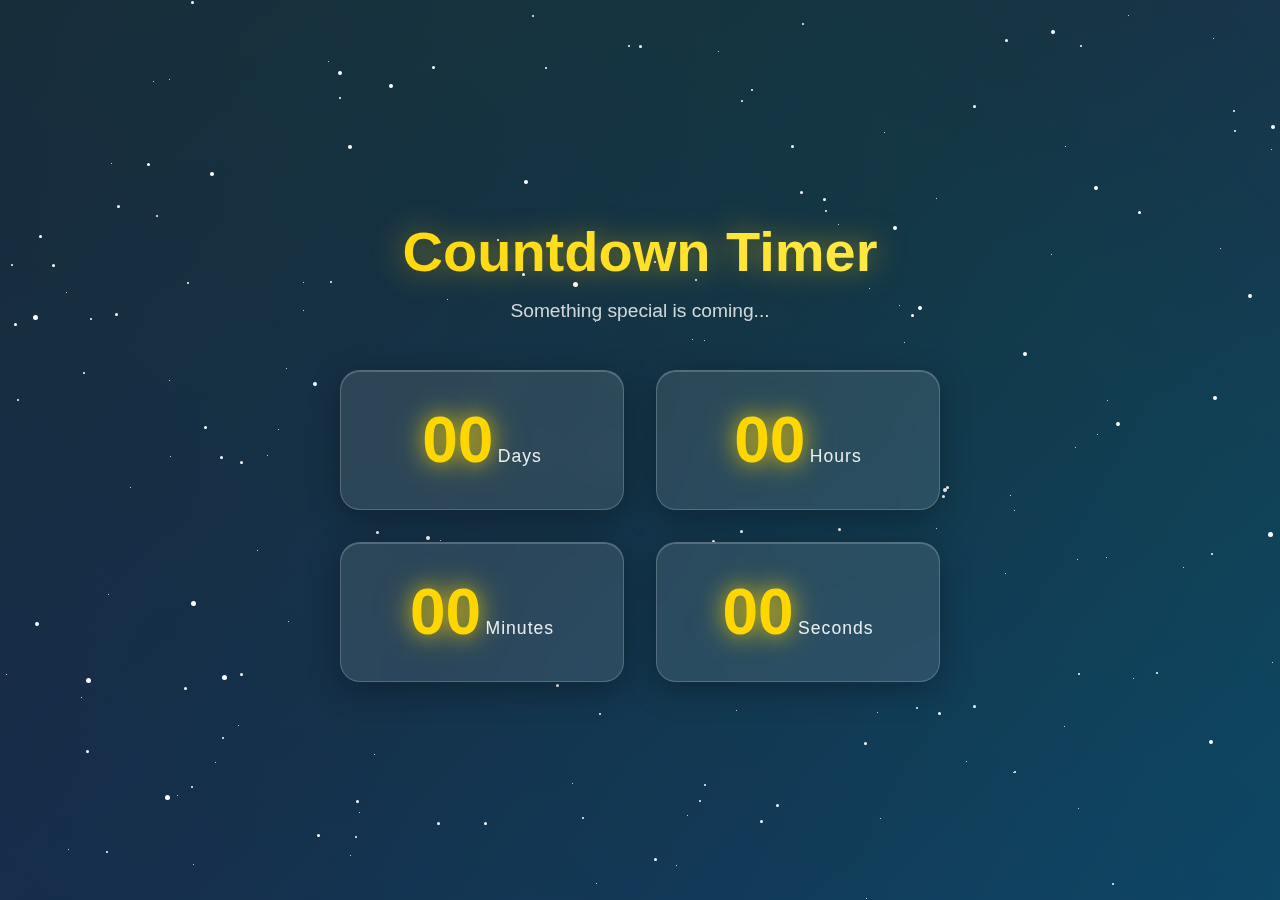
<file: Birthday/index.html>
<!DOCTYPE html>
<html lang="en">
<head>
    <meta charset="UTF-8">
    <meta name="viewport" content="width=device-width, initial-scale=1.0">
    <title>Countdown Timer</title>
    <link rel="stylesheet" href="transitions.css">
    <style>
        * {
            margin: 0;
            padding: 0;
            box-sizing: border-box;
            user-select: none;
        }

        body {
            font-family: 'Arial', sans-serif;
            background: linear-gradient(135deg, #1a1a2e, #16213e, #0f3460);
            color: white;
            overflow: hidden;
            height: 100vh;
            position: relative;
        }

        /* Enhanced aurora background with better positioning */
        .aurora {
            position: fixed;
            top: 0;
            left: 0;
            width: 100%;
            height: 100%;
            background: linear-gradient(45deg, 
                rgba(138, 43, 226, 0.1) 0%,
                rgba(30, 144, 255, 0.1) 25%,
                rgba(0, 255, 127, 0.1) 50%,
                rgba(255, 20, 147, 0.1) 75%,
                rgba(255, 165, 0, 0.1) 100%);
            background-size: 400% 400%;
            animation: auroraShift 15s ease-in-out infinite;
            z-index: -2;
        }

        @keyframes auroraShift {
            0%, 100% { background-position: 0% 50%; }
            25% { background-position: 100% 50%; }
            50% { background-position: 50% 100%; }
            75% { background-position: 50% 0%; }
        }

        /* Improved star field with better distribution */
        .star {
            position: absolute;
            background: white;
            border-radius: 50%;
            animation: twinkle 3s infinite;
        }

        .star.size-1 { width: 1px; height: 1px; }
        .star.size-2 { width: 2px; height: 2px; }
        .star.size-3 { width: 3px; height: 3px; }
        .star.size-4 { width: 4px; height: 4px; }
        .star.size-5 { width: 5px; height: 5px; }

        @keyframes twinkle {
            0%, 100% { opacity: 0.3; }
            50% { opacity: 1; }
        }

        /* Refined countdown container with better centering */
        .countdown-container {
            display: flex;
            flex-direction: column;
            align-items: center;
            justify-content: center;
            height: 100vh;
            position: relative;
            z-index: 10;
            padding: 20px;
        }

        .countdown-title {
            font-size: 3.5rem;
            font-weight: bold;
            margin-bottom: 1rem;
            text-align: center;
            background: linear-gradient(45deg, #ffd700, #ffed4e, #ffd700);
            background-size: 200% 200%;
            -webkit-background-clip: text;
            -webkit-text-fill-color: transparent;
            background-clip: text;
            animation: shimmer 3s ease-in-out infinite;
            text-shadow: 0 0 30px rgba(255, 215, 0, 0.5);
        }

        .countdown-subtitle {
            font-size: 1.2rem;
            margin-bottom: 3rem;
            text-align: center;
            color: rgba(255, 255, 255, 0.8);
            font-weight: 300;
        }

        /* Enhanced countdown display with better spacing and effects */
        .countdown-display {
            display: grid;
            grid-template-columns: repeat(2, 1fr);
            gap: 2rem;
            max-width: 600px;
            width: 100%;
        }

        .countdown-card {
            background: rgba(255, 255, 255, 0.1);
            backdrop-filter: blur(20px);
            border: 1px solid rgba(255, 255, 255, 0.2);
            border-radius: 20px;
            padding: 2rem 1.5rem;
            text-align: center;
            position: relative;
            overflow: hidden;
            transition: all 0.3s ease;
            box-shadow: 
                0 8px 32px rgba(0, 0, 0, 0.3),
                inset 0 1px 0 rgba(255, 255, 255, 0.2);
        }

        .countdown-card:hover {
            transform: translateY(-10px) rotateX(5deg);
            box-shadow: 
                0 20px 40px rgba(0, 0, 0, 0.4),
                0 0 50px rgba(255, 215, 0, 0.3),
                inset 0 1px 0 rgba(255, 255, 255, 0.3);
        }

        .countdown-card::before {
            content: '';
            position: absolute;
            top: 0;
            left: -100%;
            width: 100%;
            height: 100%;
            background: linear-gradient(90deg, transparent, rgba(255, 255, 255, 0.2), transparent);
            transition: left 0.5s;
        }

        .countdown-card:hover::before {
            left: 100%;
        }

        .countdown-number {
            font-size: 4rem;
            font-weight: bold;
            color: #ffd700;
            text-shadow: 
                0 0 20px rgba(255, 215, 0, 0.8),
                0 0 40px rgba(255, 215, 0, 0.4);
            animation: pulse 2s ease-in-out infinite;
            transition: all 0.3s ease;
        }

        .countdown-label {
            font-size: 1.1rem;
            color: rgba(255, 255, 255, 0.9);
            margin-top: 0.5rem;
            font-weight: 300;
            letter-spacing: 1px;
        }

        @keyframes pulse {
            0%, 100% { transform: scale(1); }
            50% { transform: scale(1.05); }
        }

        @keyframes shimmer {
            0%, 100% { background-position: 0% 50%; }
            50% { background-position: 100% 50%; }
        }

        /* Mouse trail effects */
        .mouse-trail {
            position: fixed;
            width: 12px;
            height: 12px;
            background: radial-gradient(circle, rgba(255, 215, 0, 0.8), transparent);
            border-radius: 50%;
            pointer-events: none;
            z-index: 1000;
            animation: trailFade 1.5s ease-out forwards;
        }

        @keyframes trailFade {
            0% { 
                opacity: 1; 
                transform: scale(1);
                box-shadow: 0 0 20px rgba(255, 215, 0, 0.8);
            }
            100% { 
                opacity: 0; 
                transform: scale(0.2);
                box-shadow: 0 0 5px rgba(255, 215, 0, 0.3);
            }
        }

        .magic-sparkle {
            position: fixed;
            width: 6px;
            height: 6px;
            background: white;
            border-radius: 50%;
            pointer-events: none;
            z-index: 999;
            animation: sparkleFade 1.2s ease-out forwards;
        }

        @keyframes sparkleFade {
            0% { 
                opacity: 1; 
                transform: scale(1) rotate(0deg);
                box-shadow: 0 0 15px white;
            }
            100% { 
                opacity: 0; 
                transform: scale(0) rotate(180deg);
                box-shadow: 0 0 3px white;
            }
        }

        .cosmic-ripple {
            position: fixed;
            border: 3px solid rgba(255, 215, 0, 0.6);
            border-radius: 50%;
            pointer-events: none;
            z-index: 998;
            animation: rippleExpand 2s ease-out forwards;
        }

        @keyframes rippleExpand {
            0% {
                width: 15px;
                height: 15px;
                opacity: 1;
                border-width: 3px;
            }
            100% {
                width: 300px;
                height: 300px;
                opacity: 0;
                border-width: 1px;
            }
        }

        /* Transition overlay elements */
        .phase-out-overlay {
            position: fixed;
            top: 0;
            left: 0;
            width: 100%;
            height: 100%;
            background: rgba(0, 0, 0, 0.8);
            display: none;
            z-index: 1001;
        }

        .cosmic-portal {
            position: fixed;
            top: 50%;
            left: 50%;
            transform: translate(-50%, -50%);
            width: 0;
            height: 0;
            border-radius: 50%;
            border: 5px solid rgba(255, 215, 0, 0.8);
            display: none;
            z-index: 1002;
        }

        .sparkle-burst {
            position: fixed;
            top: 50%;
            left: 50%;
            transform: translate(-50%, -50%);
            display: none;
            z-index: 1003;
        }

        .sparkle-burst .sparkle {
            position: absolute;
            width: 5px;
            height: 5px;
            background: white;
            border-radius: 50%;
            animation: sparkleBurst 1s ease-out forwards;
        }

        @keyframes sparkleBurst {
            0% {
                transform: translate(0, 0);
                opacity: 1;
            }
            100% {
                transform: translate(var(--dx), var(--dy));
                opacity: 0;
            }
        }

        /* Lightning storm effect */
        .lightning-storm {
            position: fixed;
            top: 0;
            left: 0;
            width: 100%;
            height: 100%;
            display: flex;
            justify-content: center;
            align-items: center;
            z-index: 1005;
        }

        .lightning-bolt {
            position: absolute;
            width: 2px;
            height: 100px;
            background: rgba(255, 255, 255, 0.8);
            animation: lightningFlash 0.5s ease-out forwards;
        }

        @keyframes lightningFlash {
            0% { height: 0; opacity: 1; }
            50% { height: 100px; opacity: 1; }
            100% { height: 0; opacity: 0; }
        }

        /* Quantum ripples effect */
        .quantum-ripples {
            position: fixed;
            top: 0;
            left: 0;
            width: 100%;
            height: 100%;
            display: flex;
            justify-content: center;
            align-items: center;
            z-index: 1006;
        }

        .quantum-ring {
            position: absolute;
            width: 100px;
            height: 100px;
            border-radius: 50%;
            border: 2px solid rgba(255, 255, 255, 0.8);
            animation: quantumExpand 2s ease-out forwards;
        }

        @keyframes quantumExpand {
            0% { transform: scale(0); opacity: 1; }
            100% { transform: scale(1); opacity: 0; }
        }

        /* Responsive design */
        @media (max-width: 768px) {
            .countdown-title { font-size: 2.5rem; }
            .countdown-display { gap: 1.5rem; }
            .countdown-card { padding: 1.5rem 1rem; }
            .countdown-number { font-size: 3rem; }
        }
    </style>
</head>
<body>
    <div class="aurora"></div>

    <div class="countdown-container" id="mainContainer">
        <h1 class="countdown-title" id="mainTitle">Countdown Timer</h1>
        <p class="countdown-subtitle" id="mainSubtitle">Something special is coming...</p>

        <div class="countdown-display" id="countdown">
            <div class="countdown-card">
                <span class="countdown-number" id="days">00</span>
                <span class="countdown-label">Days</span>
            </div>
            <div class="countdown-card">
                <span class="countdown-number" id="hours">00</span>
                <span class="countdown-label">Hours</span>
            </div>
            <div class="countdown-card">
                <span class="countdown-number" id="minutes">00</span>
                <span class="countdown-label">Minutes</span>
            </div>
            <div class="countdown-card">
                <span class="countdown-number" id="seconds">00</span>
                <span class="countdown-label">Seconds</span>
            </div>
        </div>
    </div>

    <div class="phase-out-overlay" id="phaseOutOverlay"></div>
    <div class="cosmic-portal" id="cosmicPortal"></div>
    <div class="sparkle-burst" id="sparkleBurst"></div>
    <div class="lightning-storm" id="lightningStorm"></div>
    <div class="quantum-ripples" id="quantumRipples"></div>

    <script src="config.js"></script>
    <script>
        // Date configuration is now in config.js

        let countdownInterval;
        let videoUploaded = true;
        let mouseTrails = [];
        let lastMouseMove = 0;
        let targetDate;

        function smoothTransitionToBirthday() {
            // **GATEKEEPER STEP 1: Grant access before transitioning.**
            sessionStorage.setItem('accessGranted', 'true');
            
            const body = document.body;
            const mainContainer = document.getElementById('mainContainer');
            
            // Apply time dilation to existing content
            mainContainer.classList.add('time-dilation');
            
            // Phase 1: Dimensional portal (0s) - Faster emergence
            const portal = document.createElement('div');
            portal.className = 'dimensional-portal';
            body.appendChild(portal);
            
            // Phase 2: Reality distortion field (3s delay) - Better spacing
            setTimeout(() => {
                const distortion = document.createElement('div');
                distortion.className = 'reality-distortion';
                body.appendChild(distortion);
            }, 3000);
            
            // Phase 3: Lightning storm (5s delay) - New electric effect
            setTimeout(() => {
                const lightningStorm = document.getElementById('lightningStorm');
                for (let i = 0; i < 8; i++) {
                    const bolt = document.createElement('div');
                    bolt.className = 'lightning-bolt';
                    bolt.style.left = Math.random() * 100 + '%';
                    bolt.style.animationDelay = Math.random() * 0.5 + 's';
                    lightningStorm.appendChild(bolt);
                }
                lightningStorm.style.display = 'flex';
            }, 5000);
            
            // Phase 4: Cosmic energy bursts (6s delay) - Better timing
            setTimeout(() => {
                const energyBurst = document.createElement('div');
                energyBurst.className = 'cosmic-energy-burst';
                for (let i = 1; i <= 5; i++) {
                    const wave = document.createElement('div');
                    wave.className = 'energy-wave';
                    energyBurst.appendChild(wave);
                }
                body.appendChild(energyBurst);
            }, 6000);
            
            // Phase 5: Quantum ripples (9s delay) - Better spacing
            setTimeout(() => {
                const quantumRipples = document.getElementById('quantumRipples');
                for (let i = 1; i <= 3; i++) {
                    const ring = document.createElement('div');
                    ring.className = 'quantum-ring';
                    quantumRipples.appendChild(ring);
                }
                quantumRipples.style.display = 'flex';
            }, 9000);
            
            // Phase 6: Particle storm (10s delay) - Enhanced electric particles
            setTimeout(() => {
                const particleStorm = document.createElement('div');
                particleStorm.className = 'particle-storm';
                for (let i = 0; i < 150; i++) {
                    const particle = document.createElement('div');
                    particle.className = 'particle';
                    particle.style.left = Math.random() * 100 + '%';
                    particle.style.top = Math.random() * 100 + '%';
                    particle.style.animationDelay = Math.random() * 1.5 + 's';
                    particleStorm.appendChild(particle);
                }
                body.appendChild(particleStorm);
            }, 10000);
            
            // Phase 7: Dimensional rift (13s delay) - Electric plasma rift
            setTimeout(() => {
                const rift = document.createElement('div');
                rift.className = 'dimensional-rift';
                body.appendChild(rift);
            }, 13000);
            
            // Phase 8: Cosmic crescendo (16s delay) - Electric plasma explosion
            setTimeout(() => {
                const crescendo = document.createElement('div');
                crescendo.className = 'cosmic-crescendo';
                body.appendChild(crescendo);
            }, 16000);
            
            // Phase 9: Navigate to birthday page (25s total) - Allow crescendo to complete
            setTimeout(() => {
                window.location.href = 'birthday.html';
            }, 25000);
        }

        function createSparkleBurst() {
            const burstContainer = document.getElementById('sparkleBurst');
            const sparkleCount = 20;
            
            for (let i = 0; i < sparkleCount; i++) {
                const sparkle = document.createElement('div');
                sparkle.className = 'sparkle';
                
                // Random direction for each sparkle
                const angle = (i / sparkleCount) * 360;
                const distance = 150 + Math.random() * 200;
                const dx = Math.cos(angle * Math.PI / 180) * distance;
                const dy = Math.sin(angle * Math.PI / 180) * distance;
                
                sparkle.style.setProperty('--dx', dx + 'px');
                sparkle.style.setProperty('--dy', dy + 'px');
                sparkle.style.animationDelay = (Math.random() * 0.5) + 's';
                
                burstContainer.appendChild(sparkle);
            }
        }

        function createMouseTrail(x, y) {
            const trail = document.createElement('div');
            trail.className = 'mouse-trail';
            trail.style.left = (x - 6) + 'px';
            trail.style.top = (y - 6) + 'px';
            document.body.appendChild(trail);
            
            setTimeout(() => {
                if (trail.parentNode) {
                    trail.parentNode.removeChild(trail);
                }
            }, 1500);
        }

        function createMagicSparkle(x, y) {
            for (let i = 0; i < 3; i++) {
                const sparkle = document.createElement('div');
                sparkle.className = 'magic-sparkle';
                sparkle.style.left = (x + (Math.random() - 0.5) * 50) + 'px';
                sparkle.style.top = (y + (Math.random() - 0.5) * 50) + 'px';
                document.body.appendChild(sparkle);
                
                setTimeout(() => {
                    if (sparkle.parentNode) {
                        sparkle.parentNode.removeChild(sparkle);
                    }
                }, 1200);
            }
        }

        function createCosmicRipple(x, y) {
            const ripple = document.createElement('div');
            ripple.className = 'cosmic-ripple';
            ripple.style.left = (x - 7.5) + 'px';
            ripple.style.top = (y - 7.5) + 'px';
            document.body.appendChild(ripple);
            
            setTimeout(() => {
                if (ripple.parentNode) {
                    ripple.parentNode.removeChild(ripple);
                }
            }, 2000);
        }

        function createStars() {
            const starCount = 200;
            
            for (let i = 0; i < starCount; i++) {
                const star = document.createElement('div');
                star.className = 'star';
                
                const size = Math.random();
                if (size < 0.4) {
                    star.classList.add('size-1');
                } else if (size < 0.6) {
                    star.classList.add('size-2');
                } else if (size < 0.8) {
                    star.classList.add('size-3');
                } else if (size < 0.95) {
                    star.classList.add('size-4');
                } else {
                    star.classList.add('size-5');
                }
                
                star.style.left = Math.random() * 100 + '%';
                star.style.top = Math.random() * 100 + '%';
                star.style.animationDelay = Math.random() * 3 + 's';
                
                document.body.appendChild(star);
            }
        }

        function convertTo24Hour(hour12, ampm) {
            let hour24 = hour12;
            if (ampm === 'AM' && hour12 === 12) {
                hour24 = 0;
            } else if (ampm === 'PM' && hour12 !== 12) {
                hour24 = hour12 + 12;
            }
            return hour24;
        }

        function getTargetDate() {
            const now = new Date();
            const actualHour = convertTo24Hour(TARGET_HOUR, TARGET_AM_PM);
            targetDate = new Date(TARGET_YEAR, TARGET_MONTH - 1, TARGET_DAY, actualHour, TARGET_MINUTE, 0);
            
            return targetDate.getTime();
        }

        function startCountdown() {
            const targetDateTime = getTargetDate();
            const now = new Date().getTime();
            
            if (now > targetDateTime) {
                smoothTransitionToBirthday();
                return;
            }
            
            if (countdownInterval) {
                clearInterval(countdownInterval);
            }

            countdownInterval = setInterval(updateCountdown, 1000);
        }

        function updateCountdown() {
            const now = new Date().getTime();
            const distance = targetDate - now;

            if (distance < 0) {
                clearInterval(countdownInterval);
                smoothTransitionToBirthday();
                return;
            }

            const days = Math.floor(distance / (1000 * 60 * 60 * 24));
            const hours = Math.floor((distance % (1000 * 60 * 60 * 24)) / (1000 * 60 * 60));
            const minutes = Math.floor((distance % (1000 * 60 * 60)) / (1000 * 60));
            const seconds = Math.floor((distance % (1000 * 60)) / 1000);

            // Add flip animation when numbers change
            const daysEl = document.getElementById('days');
            const hoursEl = document.getElementById('hours');
            const minutesEl = document.getElementById('minutes');
            const secondsEl = document.getElementById('seconds');

            daysEl.textContent = String(days).padStart(2, '0');
            hoursEl.textContent = String(hours).padStart(2, '0');
            minutesEl.textContent = String(minutes).padStart(2, '0');
            secondsEl.textContent = String(seconds).padStart(2, '0');
        }

        // Mouse interaction events
        document.addEventListener('mousemove', function(e) {
            const now = Date.now();
            if (now - lastMouseMove > 50) {
                createMouseTrail(e.clientX, e.clientY);
                
                if (Math.random() < 0.3) {
                    createMagicSparkle(e.clientX, e.clientY);
                }
                
                lastMouseMove = now;
            }
        });

        document.addEventListener('click', function(e) {
            createCosmicRipple(e.clientX, e.clientY);
            createMagicSparkle(e.clientX, e.clientY);
        });

        window.onload = function() {
            createStars();
            startCountdown();
        };
    </script>
</body>
</html>
</file>
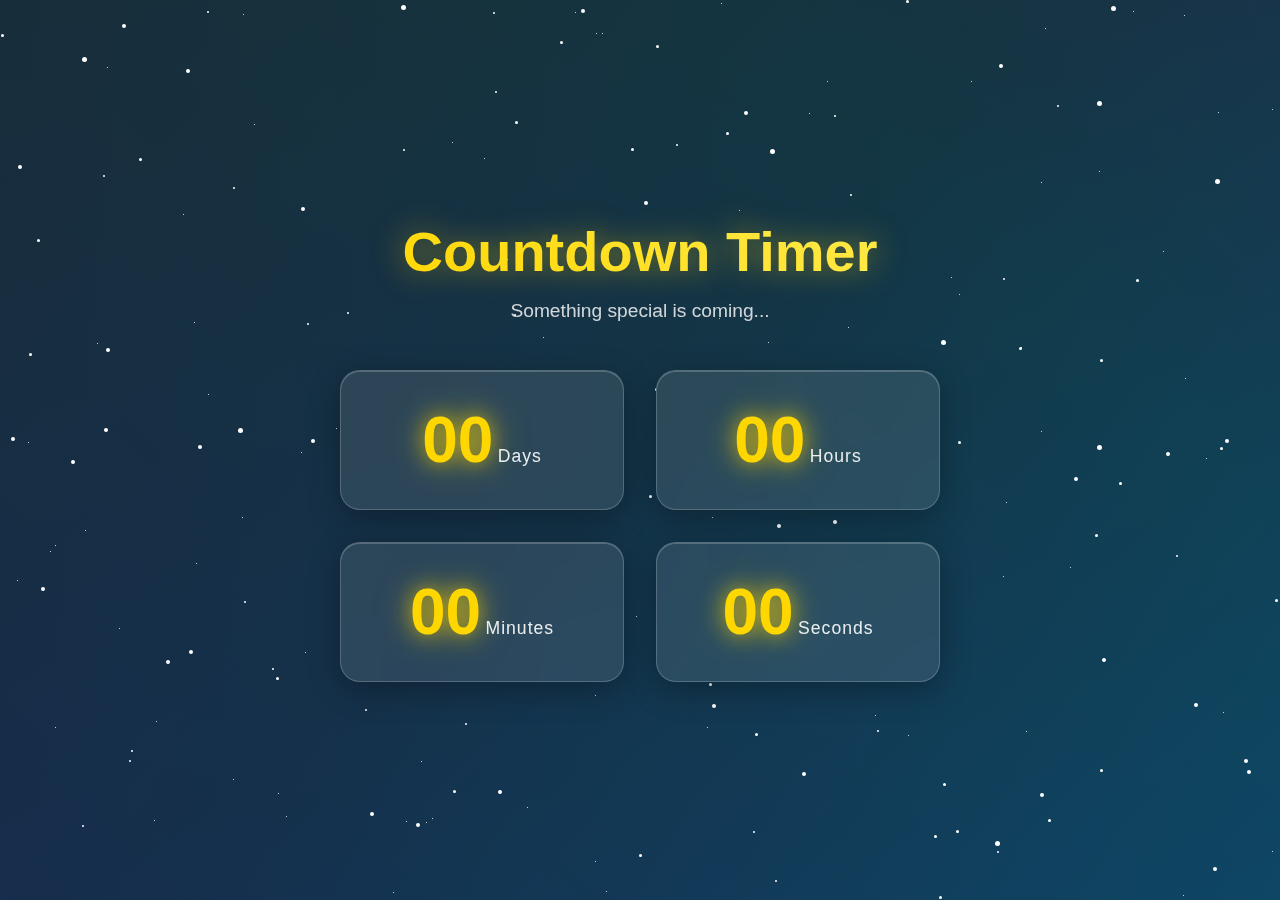
<file: Birthday/birthday.html>
<!DOCTYPE html>
<html lang="en">
<head>
    <script>
        // **GATEKEEPER STEP 2: Check for access.**
        // If the 'accessGranted' key is not 'true' in sessionStorage,
        // it means the user hasn't passed the countdown.
        // Redirect them back to the countdown page immediately.
        if (sessionStorage.getItem('accessGranted') !== 'true') {
            window.location.replace('index.html');
        }
    </script>
    <meta charset="UTF-8">
    <meta name="viewport" content="width=device-width, initial-scale=1.0">
    <title>Happy Birthday!</title>
    <link rel="stylesheet" href="transitions.css">
    <style>
        * {
            margin: 0;
            padding: 0;
            box-sizing: border-box;
        }

        body {
            font-family: 'Arial', sans-serif;
            background: linear-gradient(135deg, #667eea 0%, #764ba2 100%);
            min-height: 100vh;
            display: flex;
            flex-direction: column;
            align-items: center;
            justify-content: center;
            overflow-x: hidden;
            position: relative;
            /* Prevent text selection on the entire page */
            user-select: none;
            -webkit-user-select: none;
            -moz-user-select: none;
            -ms-user-select: none;
        }

        /* Enhanced space background with deeper cosmic colors */
        .space-background {
            position: fixed;
            top: 0;
            left: 0;
            width: 100%;
            height: 100%;
            background: radial-gradient(ellipse at center, #0f0f23 0%, #000000 50%, #1a0033 100%);
            z-index: -5;
            display: none;
        }

        /* Added nebula effect layer for more depth */
        .nebula-layer {
            position: fixed;
            top: 0;
            left: 0;
            width: 100%;
            height: 100%;
            background: 
                radial-gradient(circle at 20% 30%, rgba(220, 38, 38, 0.1) 0%, transparent 50%),
                radial-gradient(circle at 80% 70%, rgba(245, 158, 11, 0.1) 0%, transparent 50%),
                radial-gradient(circle at 40% 80%, rgba(147, 51, 234, 0.1) 0%, transparent 50%);
            z-index: -4;
            display: none;
            animation: nebula-drift 20s ease-in-out infinite;
        }

        @keyframes nebula-drift {
            0%, 100% { transform: translateX(0) translateY(0) scale(1); }
            33% { transform: translateX(10px) translateY(-5px) scale(1.02); }
            66% { transform: translateX(-5px) translateY(10px) scale(0.98); }
        }

        .stars-layer {
            position: fixed;
            top: 0;
            left: 0;
            width: 100%;
            height: 100%;
            z-index: -3;
            display: none;
        }

        /* Enhanced star animations with different twinkle patterns */
        .star {
            position: absolute;
            background: white;
            border-radius: 50%;
            animation: twinkle 2s infinite alternate;
            box-shadow: 0 0 8px rgba(255, 255, 255, 1), 0 0 16px rgba(255, 158, 11, 0.8);
        }

        .star.small {
            width: 2px;
            height: 2px;
            animation: twinkle-small 4s infinite ease-in-out;
            box-shadow: 0 0 6px rgba(255, 255, 255, 1), 0 0 12px rgba(255, 158, 11, 0.6);
        }

        .star.medium {
            width: 3px;
            height: 3px;
            animation: twinkle-medium 3s infinite ease-in-out;
            box-shadow: 0 0 10px rgba(255, 255, 255, 1), 0 0 20px rgba(255, 158, 11, 0.8);
        }

        .star.large {
            width: 4px;
            height: 4px;
            animation: twinkle-large 2s infinite ease-in-out;
            box-shadow: 0 0 15px rgba(255, 255, 255, 1), 0 0 30px rgba(255, 158, 11, 1);
        }

        @keyframes twinkle-small {
            0%, 100% { opacity: 0.4; transform: scale(1); }
            50% { opacity: 1; transform: scale(1.5); }
        }

        @keyframes twinkle-medium {
            0%, 100% { opacity: 0.6; transform: scale(1); }
            50% { opacity: 1; transform: scale(1.8); }
        }

        @keyframes twinkle-large {
            0%, 100% { opacity: 0.8; transform: scale(1); }
            50% { opacity: 1; transform: scale(2); }
        }

        /* More elaborate constellation with shooting star effects */
        .constellation {
            position: fixed;
            top: 15%;
            left: 50%;
            transform: translateX(-50%);
            width: 400px;
            height: 300px;
            z-index: -2;
            display: none;
            animation: constellation-pulse 6s ease-in-out infinite;
        }

        @keyframes constellation-pulse {
            0%, 100% { opacity: 0.7; filter: brightness(1) drop-shadow(0 0 10px #ffd700); }
            50% { opacity: 1; filter: brightness(1.4) drop-shadow(0 0 20px #ffd700); }
        }

        .constellation-star {
            position: absolute;
            width: 8px;
            height: 8px;
            background: #ffd700;
            border-radius: 50%;
            box-shadow: 0 0 20px #ffd700, 0 0 40px rgba(255, 215, 0, 0.8), 0 0 60px rgba(255, 215, 0, 0.4);
            animation: star-glow 3s ease-in-out infinite;
        }

        @keyframes star-glow {
            0%, 100% { transform: scale(1); }
            50% { transform: scale(1.2); }
        }

        .constellation-line {
            position: absolute;
            height: 2px;
            background: linear-gradient(90deg, transparent, #ffd700, transparent);
            opacity: 0.6;
            animation: line-shimmer 4s ease-in-out infinite;
        }

        @keyframes line-shimmer {
            0%, 100% { opacity: 0.3; }
            50% { opacity: 0.8; }
        }

        /* Added shooting stars for extra magic */
        .shooting-star {
            position: fixed;
            width: 3px;
            height: 3px;
            background: #ffd700;
            border-radius: 50%;
            z-index: -1;
            display: none;
            animation: shoot 3s linear infinite;
            box-shadow: 0 0 15px #ffd700, 0 0 30px rgba(255, 215, 0, 0.6);
        }

        @keyframes shoot {
            0% {
                transform: translateX(-100px) translateY(-100px);
                opacity: 0;
            }
            10% {
                opacity: 1;
                box-shadow: 0 0 20px #ffd700, -80px -80px 40px rgba(255, 215, 0, 0.5);
            }
            90% {
                opacity: 1;
                box-shadow: 0 0 20px #ffd700, -80px -80px 40px rgba(255, 215, 0, 0.5);
            }
            100% {
                transform: translateX(100vw) translateY(100vh);
                opacity: 0;
            }
        }

        /* Enhanced birthday message with more dramatic effects */
        .parallax-birthday-message {
            position: fixed;
            top: 8%;
            left: 50%;
            transform: translateX(-50%);
            font-size: 4rem;
            font-weight: bold;
            color: #ffd700;
            text-shadow: 
                0 0 20px #ffd700, 
                0 0 40px #ffd700, 
                0 0 60px rgba(255, 215, 0, 0.8),
                2px 2px 4px rgba(0, 0, 0, 0.5);
            z-index: 6;
            display: none;
            animation: epic-float 8s ease-in-out infinite;
            text-align: center;
            letter-spacing: 3px;
            /* Ensure birthday message is not selectable */
            user-select: none;
            -webkit-user-select: none;
            -moz-user-select: none;
            -ms-user-select: none;
            pointer-events: none;
        }

        @keyframes epic-float {
            0%, 100% { 
                transform: translateX(-50%) translateY(0px) scale(1); 
                filter: hue-rotate(0deg);
            }
            25% { 
                transform: translateX(-50%) translateY(-15px) scale(1.05); 
                filter: hue-rotate(10deg);
            }
            50% { 
                transform: translateX(-50%) translateY(-10px) scale(1.02); 
                filter: hue-rotate(20deg);
            }
            75% { 
                transform: translateX(-50%) translateY(-20px) scale(1.08); 
                filter: hue-rotate(10deg);
            }
        }

        /* Enhanced floating particles around the message */
        .magic-particle {
            position: fixed;
            width: 4px;
            height: 4px;
            background: #ffd700;
            border-radius: 50%;
            z-index: 5;
            display: none;
            animation: particle-dance 6s ease-in-out infinite;
            box-shadow: 0 0 10px #ffd700;
        }

        @keyframes particle-dance {
            0%, 100% { 
                transform: translateY(0px) translateX(0px) scale(1);
                opacity: 0.6;
            }
            25% { 
                transform: translateY(-30px) translateX(20px) scale(1.2);
                opacity: 1;
            }
            50% { 
                transform: translateY(-20px) translateX(-15px) scale(0.8);
                opacity: 0.8;
            }
            75% { 
                transform: translateY(-40px) translateX(10px) scale(1.1);
                opacity: 1;
            }
        }
        
        .confetti {
            position: absolute;
            width: 10px;
            height: 10px;
            background: #f39c12;
            animation: confetti-fall 3s linear infinite;
        }

        .confetti:nth-child(odd) { background: #e74c3c; animation-delay: 0.5s; }
        .confetti:nth-child(3n) { background: #3498db; animation-delay: 1s; }
        .confetti:nth-child(4n) { background: #2ecc71; animation-delay: 1.5s; }

        @keyframes confetti-fall {
            0% { transform: translateY(-100vh) rotate(0deg); opacity: 1; }
            100% { transform: translateY(100vh) rotate(360deg); opacity: 0; }
        }

        .container {
            text-align: center;
            background: rgba(255, 255, 255, 0.95);
            padding: 3rem;
            border-radius: 20px;
            box-shadow: 0 20px 40px rgba(0, 0, 0, 0.1);
            backdrop-filter: blur(10px);
            max-width: 600px;
            width: 90%;
            position: relative;
            z-index: 10;
            transition: all 0.5s ease;
            transform-style: preserve-3d;
            perspective: 1000px;
        }

        /* Card appears flat on space background initially */
        .container.flat-on-space {
            transform: rotateX(85deg) translateZ(-50px);
            transform-origin: bottom center;
            opacity: 0.9;
        }

        /* Explosion lifts the card up */
        .container.explosion-lift {
            animation: explosion-card-lift 3s cubic-bezier(0.25, 0.46, 0.45, 0.94) forwards;
        }

        /* Card falls back down flat */
        .container.falling-flat {
            animation: fall-back-flat 2s cubic-bezier(0.55, 0.085, 0.68, 0.53) forwards;
        }

        @keyframes explosion-card-lift {
            0% {
                transform: rotateX(85deg) translateZ(-50px);
                opacity: 0.9;
            }
            30% {
                transform: rotateX(45deg) translateY(-100px) translateZ(100px) scale(1.1);
                opacity: 1;
            }
            60% {
                transform: rotateX(20deg) translateY(-200px) translateZ(200px) scale(1.2);
                opacity: 1;
            }
            100% {
                transform: rotateX(0deg) translateY(-150px) translateZ(150px) scale(1.1);
                opacity: 1;
            }
        }

        @keyframes fall-back-flat {
            0% {
                transform: rotateX(0deg) translateY(-150px) translateZ(150px) scale(1.1);
                opacity: 1;
            }
            70% {
                transform: rotateX(75deg) translateY(20px) translateZ(-30px) scale(1.05);
                opacity: 0.95;
            }
            85% {
                transform: rotateX(88deg) translateY(-5px) translateZ(-45px) scale(1.02);
                opacity: 0.92;
            }
            100% {
                transform: rotateX(85deg) translateY(0px) translateZ(-50px) scale(1);
                opacity: 0.9;
            }
        }

        /* Enhanced container with better cosmic integration */
        .container.celebration {
            background: rgba(0, 0, 0, 0.8);
            backdrop-filter: blur(10px);
            border: 3px solid #ffd700;
            box-shadow: 
                0 0 40px rgba(255, 215, 0, 0.4),
                inset 0 0 20px rgba(255, 215, 0, 0.1);
            animation: container-glow 4s ease-in-out infinite;
        }

        .container.landing {
            animation: rubber-bounce-landing 2s cubic-bezier(0.68, -0.55, 0.265, 1.55) forwards;
            transform: translateY(-100vh) scale(0.3);
        }

        @keyframes rubber-bounce-landing {
            0% {
                transform: translateY(-100vh) scale(0.3) rotate(-10deg);
                opacity: 0.8;
            }
            40% {
                transform: translateY(20px) scale(1.2) rotate(2deg);
                opacity: 1;
            }
            60% {
                transform: translateY(-10px) scale(0.95) rotate(-1deg);
            }
            80% {
                transform: translateY(5px) scale(1.05) rotate(0.5deg);
            }
            90% {
                transform: translateY(-2px) scale(0.98) rotate(0deg);
            }
            100% {
                transform: translateY(0) scale(1) rotate(0deg);
                opacity: 1;
            }
        }

        @keyframes container-glow {
            0%, 100% { 
                box-shadow: 
                    0 0 40px rgba(255, 215, 0, 0.4),
                    inset 0 0 20px rgba(255, 215, 0, 0.1);
            }
            50% { 
                box-shadow: 
                    0 0 60px rgba(255, 215, 0, 0.6),
                    inset 0 0 30px rgba(255, 215, 0, 0.2);
            }
        }

        .title {
            font-size: 2.5rem;
            color: #2c3e50;
            margin-bottom: 1rem;
            text-shadow: 2px 2px 4px rgba(0, 0, 0, 0.1);
            transition: all 0.5s ease;
            /* Make title text unselectable */
            user-select: none;
            -webkit-user-select: none;
            -moz-user-select: none;
            -ms-user-select: none;
        }

        .title.celebration {
            color: #ffd700;
            text-shadow: 0 0 10px #ffd700;
        }

        .subtitle {
            font-size: 1.2rem;
            color: #7f8c8d;
            margin-bottom: 2rem;
            transition: all 0.5s ease;
            /* Make subtitle text unselectable */
            user-select: none;
            -webkit-user-select: none;
            -moz-user-select: none;
            -ms-user-select: none;
        }

        .subtitle.celebration {
            color: #ffffff;
        }
        
        /* Enhanced video container with cosmic border effects */
        .video-container {
            display: none;
            margin-top: 2rem;
            border-radius: 20px;
            overflow: hidden;
            box-shadow: 
                0 0 50px rgba(255, 215, 0, 0.6),
                0 0 100px rgba(255, 215, 0, 0.3);
            border: 4px solid #ffd700;
            position: relative;
            z-index: 8;
            animation: video-pulse 3s ease-in-out infinite;
        }

        @keyframes video-pulse {
            0%, 100% { 
                transform: scale(1);
                box-shadow: 
                    0 0 50px rgba(255, 215, 0, 0.6),
                    0 0 100px rgba(255, 215, 0, 0.3);
            }
            50% { 
                transform: scale(1.02);
                box-shadow: 
                    0 0 70px rgba(255, 215, 0, 0.8),
                    0 0 120px rgba(255, 215, 0, 0.4);
            }
        }

        .birthday-video {
            width: 100%;
            height: 400px;
            border: none;
        }

        .celebration-message {
            display: none;
            font-size: 2rem;
            color: #ffd700;
            margin: 1rem 0;
            animation: pulse 1s infinite;
            text-shadow: 0 0 10px #ffd700;
            /* Make celebration message unselectable */
            user-select: none;
            -webkit-user-select: none;
            -moz-user-select: none;
            -ms-user-select: none;
        }

        @keyframes pulse {
            0%, 100% { transform: scale(1); }
            50% { transform: scale(1.05); }
        }

        .confetti-container {
            position: fixed;
            top: 0;
            left: 0;
            width: 100%;
            height: 100%;
            pointer-events: none;
            z-index: 1;
        }

        /* Added mouse trail and hover effects */
        .mouse-trail {
            position: fixed;
            width: 8px;
            height: 8px;
            background: radial-gradient(circle, #ffd700, transparent);
            border-radius: 50%;
            pointer-events: none;
            z-index: 100;
            opacity: 0;
            animation: trail-fade 1s ease-out forwards;
        }

        @keyframes trail-fade {
            0% { 
                opacity: 1; 
                transform: scale(1);
                box-shadow: 0 0 20px #ffd700;
            }
            100% { 
                opacity: 0; 
                transform: scale(0.3);
                box-shadow: 0 0 5px #ffd700;
            }
        }

        .magic-sparkle {
            position: fixed;
            width: 4px;
            height: 4px;
            background: #ffffff;
            border-radius: 50%;
            pointer-events: none;
            z-index: 99;
            opacity: 0;
            animation: sparkle-burst 0.8s ease-out forwards;
        }

        @keyframes sparkle-burst {
            0% { 
                opacity: 1; 
                transform: scale(0) rotate(0deg);
                box-shadow: 0 0 10px #ffffff;
            }
            50% { 
                opacity: 1; 
                transform: scale(1.5) rotate(180deg);
                box-shadow: 0 0 15px #ffffff;
            }
            100% { 
                opacity: 0; 
                transform: scale(0.5) rotate(360deg);
                box-shadow: 0 0 5px #ffffff;
            }
        }

        .cosmic-ripple {
            position: fixed;
            border: 2px solid rgba(255, 215, 0, 0.6);
            border-radius: 50%;
            pointer-events: none;
            z-index: 98;
            animation: ripple-expand 1.5s ease-out forwards;
        }

        @keyframes ripple-expand {
            0% { 
                width: 10px; 
                height: 10px; 
                opacity: 1;
                border-width: 3px;
            }
            100% { 
                width: 100px; 
                height: 100px; 
                opacity: 0;
                border-width: 1px;
            }
        }

        /* Space ripple effects */
        .space-ripple {
            position: fixed;
            border: 2px solid rgba(255, 215, 0, 0.6);
            border-radius: 50%;
            pointer-events: none;
            z-index: 5;
        }

        .space-ripple.ripple-1 {
            animation: space-ripple-expand 2s ease-out forwards;
            animation-delay: 0s;
        }

        .space-ripple.ripple-2 {
            animation: space-ripple-expand 2.5s ease-out forwards;
            animation-delay: 0.3s;
            border-color: rgba(255, 105, 180, 0.5);
        }

        .space-ripple.ripple-3 {
            animation: space-ripple-expand 3s ease-out forwards;
            animation-delay: 0.6s;
            border-color: rgba(75, 0, 130, 0.4);
        }

        @keyframes space-ripple-expand {
            0% {
                width: 0;
                height: 0;
                opacity: 1;
                border-width: 3px;
            }
            50% {
                opacity: 0.6;
                border-width: 2px;
            }
            100% {
                width: 800px;
                height: 800px;
                opacity: 0;
                border-width: 1px;
            }
        }

        /* Enhanced hover effects for space background */
        body:hover .star {
            animation-duration: 0.5s;
        }

        body:hover .constellation-star {
            animation-duration: 1s;
            transform: scale(1.3);
        }

        body:hover .shooting-star {
            animation-duration: 1.5s;
        }

        /* Enhanced ground ripple effect */
        .ground-ripple {
            position: fixed;
            bottom: 0;
            left: 50%;
            transform: translateX(-50%);
            border: 3px solid rgba(255, 215, 0, 0.8);
            border-radius: 50%;
            pointer-events: none;
            z-index: 5;
            animation: ground-ripple-expand 1.5s ease-out forwards;
        }

        @keyframes ground-ripple-expand {
            0% { 
                width: 20px; 
                height: 10px; 
                opacity: 1;
                border-width: 4px;
                border-color: rgba(255, 215, 0, 1);
                box-shadow: 0 0 20px rgba(255, 215, 0, 0.8);
            }
            50% {
                width: 300px;
                height: 150px;
                opacity: 0.6;
                border-width: 2px;
                border-color: rgba(255, 215, 0, 0.6);
                box-shadow: 0 0 40px rgba(255, 215, 0, 0.4);
            }
            100% { 
                width: 600px; 
                height: 300px; 
                opacity: 0;
                border-width: 1px;
                border-color: rgba(255, 215, 0, 0.2);
                box-shadow: 0 0 60px rgba(255, 215, 0, 0.1);
            }
        }

        /* Multiple ripple waves for more dramatic effect */
        .ground-ripple.wave-2 {
            animation-delay: 0.3s;
            border-color: rgba(255, 105, 180, 0.6);
        }

        .ground-ripple.wave-3 {
            animation-delay: 0.6s;
            border-color: rgba(75, 0, 130, 0.6);
        }

        @media (max-width: 768px) {
            .title { font-size: 2rem; }
            .container { padding: 2rem 1rem; }
            .parallax-birthday-message { font-size: 2.5rem; }
            .constellation { width: 300px; height: 200px; }
        }
    </style>
</head>
<body>
    <div class="phase-in-overlay" id="phaseInOverlay"></div>

    <div class="space-background" id="spaceBackground"></div>
    <div class="nebula-layer" id="nebulaLayer"></div>
    <div class="stars-layer" id="starsLayer"></div>
    
    <div class="constellation" id="constellation">
        <div class="constellation-star" style="top: 30px; left: 60px;"></div>
        <div class="constellation-star" style="top: 50px; left: 120px;"></div>
        <div class="constellation-star" style="top: 80px; left: 180px;"></div>
        <div class="constellation-star" style="top: 110px; left: 240px;"></div>
        <div class="constellation-star" style="top: 140px; left: 150px;"></div>
        <div class="constellation-star" style="top: 170px; left: 90px;"></div>
        <div class="constellation-star" style="top: 200px; left: 200px;"></div>
        <div class="constellation-star" style="top: 60px; left: 300px;"></div>
        <div class="constellation-star" style="top: 120px; left: 40px;"></div>
        
        <div class="constellation-line" style="top: 40px; left: 70px; width: 60px; transform: rotate(35deg);"></div>
        <div class="constellation-line" style="top: 65px; left: 130px; width: 70px; transform: rotate(25deg);"></div>
        <div class="constellation-line" style="top: 95px; left: 190px; width: 80px; transform: rotate(-20deg);"></div>
        <div class="constellation-line" style="top: 125px; left: 160px; width: 90px; transform: rotate(-40deg);"></div>
        <div class="constellation-line" style="top: 155px; left: 100px; width: 110px; transform: rotate(15deg);"></div>
        <div class="constellation-line" style="top: 185px; left: 140px; width: 70px; transform: rotate(45deg);"></div>
    </div>

    <div class="shooting-star" id="shootingStar1" style="top: 20%; left: 10%;"></div>
    <div class="shooting-star" id="shootingStar2" style="top: 40%; left: 80%;"></div>
    <div class="shooting-star" id="shootingStar3" style="top: 70%; left: 30%;"></div>

    <div class="parallax-birthday-message" id="parallaxMessage">
        ✨ HAPPY BIRTHDAY ✨
    </div>

    <div class="magic-particle" id="particle1" style="top: 12%; left: 45%;"></div>
    <div class="magic-particle" id="particle2" style="top: 15%; left: 55%;"></div>
    <div class="magic-particle" id="particle3" style="top: 18%; left: 48%;"></div>
    <div class="magic-particle" id="particle4" style="top: 20%; left: 52%;"></div>

    <div class="confetti-container" id="confettiContainer"></div>

    <div class="container" id="mainContainer">
        <h1 class="title" id="mainTitle">Birthday Celebration</h1>
        <p class="subtitle" id="mainSubtitle">The special day is here!</p>

        <div class="celebration-message" id="celebrationMessage">
            🎉 HAPPY BIRTHDAY! 🎉
        </div>

        <div class="video-container" id="videoContainer">
            <video class="birthday-video" id="birthdayVideo" loop>
                <source id="videoSource" src="fornozo.mp4" type="video/mp4">
                Your browser does not support the video tag.
            </video>
        </div>
    </div>

    <script>
        let lastMouseMove = 0;

        function createMouseTrail(x, y) {
            const trail = document.createElement('div');
            trail.className = 'mouse-trail';
            trail.style.left = (x - 4) + 'px';
            trail.style.top = (y - 4) + 'px';
            document.body.appendChild(trail);
            
            setTimeout(() => {
                if (trail.parentNode) {
                    trail.parentNode.removeChild(trail);
                }
            }, 1000);
        }

        function createMagicSparkle(x, y) {
            const sparkle = document.createElement('div');
            sparkle.className = 'magic-sparkle';
            sparkle.style.left = (x + (Math.random() - 0.5) * 30) + 'px';
            sparkle.style.top = (y + (Math.random() - 0.5) * 30) + 'px';
            document.body.appendChild(sparkle);
            
            setTimeout(() => {
                if (sparkle.parentNode) {
                    sparkle.parentNode.removeChild(sparkle);
                }
            }, 800);
        }

        function createCosmicRipple(x, y) {
            const ripple = document.createElement('div');
            ripple.className = 'cosmic-ripple';
            ripple.style.left = (x - 5) + 'px';
            ripple.style.top = (y - 5) + 'px';
            document.body.appendChild(ripple);
            
            setTimeout(() => {
                if (ripple.parentNode) {
                    ripple.parentNode.removeChild(ripple);
                }
            }, 1500);
        }

        document.addEventListener('mousemove', function(e) {
            const now = Date.now();
            
            if (now - lastMouseMove > 50) { // Throttle trail creation
                createMouseTrail(e.clientX, e.clientY);
                lastMouseMove = now;
            }
            
            if (Math.random() < 0.1) {
                createMagicSparkle(e.clientX, e.clientY);
            }
        });

        document.addEventListener('click', function(e) {
            createCosmicRipple(e.clientX, e.clientY);
            
            for (let i = 0; i < 5; i++) {
                setTimeout(() => {
                    createMagicSparkle(e.clientX, e.clientY);
                }, i * 100);
            }
        });

        function createStars() {
            const starsLayer = document.getElementById('starsLayer');
            const starCount = 300;
            
            for (let i = 0; i < starCount; i++) {
                const star = document.createElement('div');
                star.className = 'star';
                
                const sizes = ['small', 'medium', 'large'];
                const weights = [0.7, 0.25, 0.05]; // More small stars, fewer large ones
                const randomValue = Math.random();
                let selectedSize = 'small';
                
                if (randomValue > weights[0]) {
                    selectedSize = randomValue > weights[0] + weights[1] ? 'large' : 'medium';
                }
                
                star.classList.add(selectedSize);
                star.style.left = Math.random() * 100 + '%';
                star.style.top = Math.random() * 100 + '%';
                star.style.animationDelay = Math.random() * 5 + 's';
                
                starsLayer.appendChild(star);
            }
        }

        function createConfetti() {
            const confettiContainer = document.getElementById('confettiContainer');
            for (let i = 0; i < 50; i++) {
                const confetti = document.createElement('div');
                confetti.className = 'confetti';
                confetti.style.left = Math.random() * 100 + '%';
                confetti.style.animationDelay = Math.random() * 3 + 's';
                confetti.style.animationDuration = (Math.random() * 3 + 2) + 's';
                confettiContainer.appendChild(confetti);
            }
        }

        function showBirthdayCelebration() {
            document.getElementById('spaceBackground').style.display = 'block';
            document.getElementById('nebulaLayer').style.display = 'block';
            document.getElementById('starsLayer').style.display = 'block';
            document.getElementById('constellation').style.display = 'block';
            document.getElementById('parallaxMessage').style.display = 'block';
            
            document.getElementById('shootingStar1').style.display = 'block';
            document.getElementById('shootingStar2').style.display = 'block';
            document.getElementById('shootingStar3').style.display = 'block';
            
            document.getElementById('particle1').style.display = 'block';
            document.getElementById('particle2').style.display = 'block';
            document.getElementById('particle3').style.display = 'block';
            document.getElementById('particle4').style.display = 'block';
            
            const container = document.getElementById('mainContainer');
            const title = document.getElementById('mainTitle');
            const subtitle = document.getElementById('mainSubtitle');
            
            container.classList.add('celebration');
            title.classList.add('celebration');
            subtitle.classList.add('celebration');
            
            title.textContent = '🎂 Happy Birthday! 🎂';
            subtitle.textContent = 'May your wishes come true among the stars!';
            
            document.getElementById('celebrationMessage').style.display = 'block';
            
            createConfetti();
            
            const videoContainer = document.getElementById('videoContainer');
            const video = document.getElementById('birthdayVideo');
            
            videoContainer.style.display = 'block';
            
            setTimeout(() => {
                video.muted = false;
                video.play().catch(e => {
                    console.log('Autoplay with audio prevented by browser policy');
                    const playButton = document.createElement('div');
                    playButton.innerHTML = '🎵 Click to Play with Sound 🎵';
                    playButton.style.cssText = `
                        position: absolute;
                        top: 50%;
                        left: 50%;
                        transform: translate(-50%, -50%);
                        background: rgba(255, 215, 0, 0.9);
                        color: black;
                        padding: 15px 30px;
                        border-radius: 10px;
                        cursor: pointer;
                        font-weight: bold;
                        z-index: 1000;
                        animation: pulse 1s infinite;
                    `;
                    videoContainer.style.position = 'relative';
                    videoContainer.appendChild(playButton);
                    
                    playButton.addEventListener('click', () => {
                        video.muted = false;
                        video.play();
                        playButton.remove();
                    });
                });
            }, 1000);
        }

        function createGroundRipples() {
            for (let i = 1; i <= 3; i++) {
                const ripple = document.createElement('div');
                ripple.className = `ground-ripple wave-${i}`;
                document.body.appendChild(ripple);
                
                setTimeout(() => {
                    if (ripple.parentNode) {
                        ripple.parentNode.removeChild(ripple);
                    }
                }, 2000);
            }
        }

        function startCardExplosionSequence() {
            const container = document.getElementById('mainContainer');
            
            container.classList.add('flat-on-space');
            
            setTimeout(() => {
                container.classList.remove('flat-on-space');
                container.classList.add('explosion-lift');
            }, 1000);
            
            setTimeout(() => {
                container.classList.remove('explosion-lift');
                container.classList.add('falling-flat');
                
                createSpaceRipples();
            }, 4000);
        }

        function createSpaceRipples() {
            const container = document.getElementById('mainContainer');
            const containerRect = container.getBoundingClientRect();
            const centerX = containerRect.left + containerRect.width / 2;
            const centerY = containerRect.bottom;
            
            for (let i = 1; i <= 3; i++) {
                const ripple = document.createElement('div');
                ripple.className = `space-ripple ripple-${i}`;
                ripple.style.left = (centerX) + 'px';
                ripple.style.top = (centerY) + 'px';
                document.body.appendChild(ripple);
                
                setTimeout(() => {
                    if (ripple.parentNode) {
                        ripple.parentNode.removeChild(ripple);
                    }
                }, 3500);
            }
        }

        window.addEventListener('load', function() {
            createStars();
            showBirthdayCelebration();

            setTimeout(() => {
                const container = document.getElementById('mainContainer');
                container.classList.add('landing');
                
                setTimeout(() => {
                    createGroundRipples();
                }, 800);
            }, 100);

            startCardExplosionSequence();

            setTimeout(() => {
                const overlay = document.getElementById('phaseInOverlay');
                if (overlay) {
                    overlay.classList.add('fade-in');
                }
            }, 100);
        });
    </script>
</body>
</html>
</file>
<file: Birthday/transitions.css>
/* Completely refined magical effects with cosmic space colors and faster timing */

/* Dimensional Portal Effect - Enhanced with cosmic colors */
.dimensional-portal {
  position: fixed;
  top: 50%;
  left: 50%;
  transform: translate(-50%, -50%);
  width: 0;
  height: 0;
  border-radius: 50%;
  background: conic-gradient(
    from 0deg,
    #001122 0deg,
    #4b0082 60deg,
    #ffd700 120deg,
    #ff69b4 180deg,
    #6a0dad 240deg,
    #ffa500 300deg,
    #001122 360deg
  );
  z-index: 10000;
  opacity: 0;
  animation: portal-emergence 2.5s cubic-bezier(0.25, 0.46, 0.45, 0.94) forwards;
  box-shadow: 0 0 150px rgba(255, 215, 0, 1), inset 0 0 100px rgba(0, 0, 0, 0.7);
}

@keyframes portal-emergence {
  0% {
    width: 0;
    height: 0;
    opacity: 0;
    transform: translate(-50%, -50%) rotate(0deg) scale(0);
    filter: blur(30px) hue-rotate(0deg);
  }
  25% {
    width: 200px;
    height: 200px;
    opacity: 0.8;
    transform: translate(-50%, -50%) rotate(180deg) scale(1.2);
    filter: blur(15px) hue-rotate(90deg);
  }
  50% {
    width: 600px;
    height: 600px;
    opacity: 1;
    transform: translate(-50%, -50%) rotate(360deg) scale(1.5);
    filter: blur(8px) hue-rotate(180deg);
  }
  75% {
    width: 1200px;
    height: 1200px;
    opacity: 0.9;
    transform: translate(-50%, -50%) rotate(540deg) scale(2);
    filter: blur(3px) hue-rotate(270deg);
  }
  100% {
    width: 3000px;
    height: 3000px;
    opacity: 0;
    transform: translate(-50%, -50%) rotate(720deg) scale(3);
    filter: blur(0px) hue-rotate(360deg);
  }
}

/* Reality Distortion Field - Cosmic nebula colors */
.reality-distortion {
  position: fixed;
  top: 0;
  left: 0;
  width: 100%;
  height: 100%;
  background: radial-gradient(circle at 25% 25%, rgba(75, 0, 130, 0.4) 0%, transparent 50%),
    radial-gradient(circle at 75% 75%, rgba(255, 105, 180, 0.4) 0%, transparent 50%),
    radial-gradient(circle at 50% 50%, rgba(255, 215, 0, 0.3) 0%, transparent 70%),
    radial-gradient(circle at 80% 20%, rgba(106, 13, 173, 0.3) 0%, transparent 60%);
  z-index: 9998;
  opacity: 0;
  animation: reality-warp 2s ease-in-out forwards;
  backdrop-filter: blur(0px);
}

@keyframes reality-warp {
  0% {
    opacity: 0;
    backdrop-filter: blur(0px) hue-rotate(0deg) saturate(1);
    transform: scale(1) rotate(0deg);
  }
  25% {
    opacity: 0.6;
    backdrop-filter: blur(3px) hue-rotate(90deg) saturate(1.5);
    transform: scale(1.03) rotate(2deg);
  }
  50% {
    opacity: 1;
    backdrop-filter: blur(8px) hue-rotate(180deg) saturate(2);
    transform: scale(1.08) rotate(4deg);
  }
  75% {
    opacity: 1;
    backdrop-filter: blur(12px) hue-rotate(270deg) saturate(2.5);
    transform: scale(1.12) rotate(6deg);
  }
  100% {
    opacity: 1;
    backdrop-filter: blur(20px) hue-rotate(360deg) saturate(3);
    transform: scale(1.15) rotate(0deg);
  }
}

/* Cosmic Energy Bursts - Electric neon waves */
.cosmic-energy-burst {
  position: fixed;
  top: 50%;
  left: 50%;
  transform: translate(-50%, -50%);
  z-index: 10001;
  opacity: 0;
}

.energy-wave {
  position: absolute;
  width: 30px;
  height: 30px;
  border: 4px solid;
  border-radius: 50%;
  animation: energy-burst 2s ease-out forwards;
}

.energy-wave:nth-child(1) {
  border-color: #ffd700;
  animation-delay: 0s;
  box-shadow: 0 0 50px #ffd700, inset 0 0 20px #ffd700;
}

.energy-wave:nth-child(2) {
  border-color: #4b0082;
  animation-delay: 0.2s;
  box-shadow: 0 0 50px #4b0082, inset 0 0 20px #4b0082;
}

.energy-wave:nth-child(3) {
  border-color: #ff69b4;
  animation-delay: 0.4s;
  box-shadow: 0 0 50px #ff69b4, inset 0 0 20px #ff69b4;
}

.energy-wave:nth-child(4) {
  border-color: #ffa500;
  animation-delay: 0.6s;
  box-shadow: 0 0 50px #ffa500, inset 0 0 20px #ffa500;
}

.energy-wave:nth-child(5) {
  border-color: #6a0dad;
  animation-delay: 0.8s;
  box-shadow: 0 0 50px #6a0dad, inset 0 0 20px #6a0dad;
}

@keyframes energy-burst {
  0% {
    width: 30px;
    height: 30px;
    opacity: 1;
    transform: scale(1) rotate(0deg);
  }
  50% {
    width: 400px;
    height: 400px;
    opacity: 0.9;
    transform: scale(1.3) rotate(180deg);
  }
  100% {
    width: 1500px;
    height: 1500px;
    opacity: 0;
    transform: scale(2) rotate(360deg);
  }
}

/* Lightning Bolts - New electric effect */
.lightning-storm {
  position: fixed;
  top: 0;
  left: 0;
  width: 100%;
  height: 100%;
  z-index: 10005;
  opacity: 0;
  animation: storm-intensity 2.5s ease-in-out forwards;
  pointer-events: none;
}

.lightning-bolt {
  position: absolute;
  width: 4px;
  height: 100vh;
  background: linear-gradient(180deg, transparent 0%, #ffd700 20%, #ffffff 50%, #ffd700 80%, transparent 100%);
  animation: lightning-flash 0.3s ease-in-out infinite;
  box-shadow: 0 0 20px #ffd700, 0 0 40px #ffd700, 0 0 60px #ffd700;
}

@keyframes lightning-flash {
  0%,
  100% {
    opacity: 0;
    transform: scaleX(1);
  }
  50% {
    opacity: 1;
    transform: scaleX(2);
  }
}

/* Particle Storm - Enhanced with electric colors */
.particle-storm {
  position: fixed;
  top: 0;
  left: 0;
  width: 100%;
  height: 100%;
  z-index: 9999;
  opacity: 0;
  animation: storm-intensity 2.5s ease-in-out forwards;
  pointer-events: none;
}

.particle {
  position: absolute;
  width: 4px;
  height: 4px;
  border-radius: 50%;
  animation: particle-dance 1.5s infinite ease-in-out;
}

.particle:nth-child(odd) {
  background: radial-gradient(circle, #ffd700 0%, transparent 70%);
  box-shadow: 0 0 10px #ffd700;
}

.particle:nth-child(even) {
  background: radial-gradient(circle, #ff69b4 0%, transparent 70%);
  box-shadow: 0 0 10px #ff69b4;
}

@keyframes storm-intensity {
  0% {
    opacity: 0;
  }
  30% {
    opacity: 0.8;
  }
  70% {
    opacity: 1;
  }
  100% {
    opacity: 0;
  }
}

@keyframes particle-dance {
  0% {
    transform: translateY(0px) rotate(0deg) scale(1);
    opacity: 0;
  }
  50% {
    transform: translateY(-150px) rotate(180deg) scale(1.5);
    opacity: 1;
  }
  100% {
    transform: translateY(-300px) rotate(360deg) scale(0.5);
    opacity: 0;
  }
}

/* Dimensional Rift - Cosmic plasma rift */
.dimensional-rift {
  position: fixed;
  top: 50%;
  left: 50%;
  transform: translate(-50%, -50%);
  width: 3px;
  height: 150px;
  background: linear-gradient(
    90deg,
    transparent 0%,
    #ffd700 20%,
    #ffffff 40%,
    #4b0082 60%,
    #ff69b4 80%,
    transparent 100%
  );
  z-index: 10002;
  opacity: 0;
  animation: rift-expansion 2s ease-out forwards;
  box-shadow: 0 0 80px rgba(255, 215, 0, 1), 0 0 160px rgba(255, 105, 180, 0.8);
}

@keyframes rift-expansion {
  0% {
    width: 3px;
    height: 150px;
    opacity: 0;
    transform: translate(-50%, -50%) scaleY(0) rotateZ(0deg);
  }
  25% {
    width: 15px;
    height: 400px;
    opacity: 1;
    transform: translate(-50%, -50%) scaleY(1) rotateZ(22deg);
  }
  50% {
    width: 80px;
    height: 800px;
    opacity: 1;
    transform: translate(-50%, -50%) scaleY(1.3) rotateZ(45deg);
  }
  75% {
    width: 300px;
    height: 1000px;
    opacity: 0.9;
    transform: translate(-50%, -50%) scaleY(1.8) rotateZ(67deg);
  }
  100% {
    width: 100vw;
    height: 100vh;
    opacity: 0;
    transform: translate(-50%, -50%) scaleY(2.5) rotateZ(90deg);
  }
}

/* Quantum Ripples - New effect */
.quantum-ripples {
  position: fixed;
  top: 50%;
  left: 50%;
  transform: translate(-50%, -50%);
  z-index: 10006;
  opacity: 0;
  animation: quantum-emergence 2s ease-out forwards;
}

.quantum-ring {
  position: absolute;
  border: 2px solid;
  border-radius: 50%;
  animation: quantum-expand 1.5s ease-out infinite;
}

.quantum-ring:nth-child(1) {
  border-color: #ffd700;
  animation-delay: 0s;
}

.quantum-ring:nth-child(2) {
  border-color: #4b0082;
  animation-delay: 0.3s;
}

.quantum-ring:nth-child(3) {
  border-color: #ff69b4;
  animation-delay: 0.6s;
}

@keyframes quantum-emergence {
  0% {
    opacity: 0;
  }
  50% {
    opacity: 1;
  }
  100% {
    opacity: 0;
  }
}

@keyframes quantum-expand {
  0% {
    width: 50px;
    height: 50px;
    opacity: 1;
    transform: translate(-50%, -50%) scale(1);
  }
  100% {
    width: 800px;
    height: 800px;
    opacity: 0;
    transform: translate(-50%, -50%) scale(1.5);
  }
}

/* Time Dilation Effect - Enhanced */
.time-dilation {
  animation: temporal-distortion 2.5s cubic-bezier(0.25, 0.46, 0.45, 0.94) forwards;
}

@keyframes temporal-distortion {
  0% {
    transform: scale(1) perspective(1000px) rotateX(0deg) rotateY(0deg);
    filter: blur(0px) hue-rotate(0deg) brightness(1) saturate(1);
    opacity: 1;
  }
  25% {
    transform: scale(0.97) perspective(1000px) rotateX(3deg) rotateY(2deg);
    filter: blur(2px) hue-rotate(90deg) brightness(0.8) saturate(1.5);
    opacity: 0.8;
  }
  50% {
    transform: scale(0.92) perspective(1000px) rotateX(8deg) rotateY(5deg);
    filter: blur(6px) hue-rotate(180deg) brightness(0.5) saturate(2);
    opacity: 0.6;
  }
  75% {
    transform: scale(0.85) perspective(1000px) rotateX(15deg) rotateY(8deg);
    filter: blur(15px) hue-rotate(270deg) brightness(0.2) saturate(2.5);
    opacity: 0.3;
  }
  100% {
    transform: scale(0.7) perspective(1000px) rotateX(25deg) rotateY(15deg);
    filter: blur(30px) hue-rotate(360deg) brightness(0) saturate(3);
    opacity: 0;
  }
}

/* Cosmic Crescendo - Stellar explosion */
.cosmic-crescendo {
  position: fixed;
  top: 0;
  left: 0;
  width: 100%;
  height: 100%;
  background: radial-gradient(
    circle at center,
    rgba(255, 255, 255, 1) 0%,
    rgba(255, 215, 0, 0.9) 15%,
    rgba(255, 105, 180, 0.8) 30%,
    rgba(75, 0, 130, 0.6) 45%,
    rgba(255, 165, 0, 0.4) 60%,
    rgba(106, 13, 173, 0.2) 75%,
    transparent 100%
  );
  z-index: 10003;
  opacity: 0;
  animation: crescendo-blast 5s ease-out forwards;
}

@keyframes crescendo-blast {
  0% {
    opacity: 0;
    transform: scale(0);
    filter: blur(50px) hue-rotate(0deg) saturate(1);
  }
  15% {
    opacity: 0.4;
    transform: scale(0.3);
    filter: blur(30px) hue-rotate(60deg) saturate(1.5);
  }
  30% {
    opacity: 0.8;
    transform: scale(0.8);
    filter: blur(20px) hue-rotate(120deg) saturate(2);
  }
  50% {
    opacity: 1;
    transform: scale(1.3);
    filter: blur(10px) hue-rotate(180deg) saturate(2.5);
  }
  70% {
    opacity: 1;
    transform: scale(1.8);
    filter: blur(5px) hue-rotate(240deg) saturate(3);
  }
  85% {
    opacity: 1;
    transform: scale(2.5);
    filter: blur(2px) hue-rotate(300deg) saturate(3.5);
  }
  100% {
    opacity: 1;
    transform: scale(4);
    filter: blur(0px) hue-rotate(360deg) saturate(4);
  }
}

/* Magical Transition Message - Cosmic text */
.magical-message {
  position: fixed;
  top: 65%;
  left: 50%;
  transform: translate(-50%, -50%);
  font-size: 1.8rem;
  font-weight: 700;
  font-family: "Arial Black", sans-serif;
  letter-spacing: 0.1em;
  z-index: 15000;
  opacity: 0;
  display: none;
  padding: 15px 30px;
  border-radius: 15px;

  /* Holographic text effect with multiple layers */
  color: transparent;
  background: linear-gradient(
    45deg,
    #ffd700 0%,
    #ff69b4 15%,
    #00ffff 30%,
    #ffd700 45%,
    #ff1493 60%,
    #00ff00 75%,
    #ffd700 90%,
    #ff69b4 100%
  );
  background-size: 400% 400%;
  -webkit-background-clip: text;
  background-clip: text;

  /* Simplified text shadows for elegance */
  text-shadow:
    0 0 8px rgba(255, 215, 0, 0.8),
    0 0 15px rgba(255, 105, 180, 0.6),
    0 0 25px rgba(0, 255, 255, 0.4),
    1px 1px 0px rgba(255, 215, 0, 0.6),
    2px 2px 0px rgba(255, 105, 180, 0.4),
    3px 3px 10px rgba(0, 0, 0, 0.6);

  /* Simplified holographic border */
  border: 2px solid transparent;
  background-image: linear-gradient(rgba(0, 0, 0, 0.8), rgba(0, 0, 0, 0.8)),
    linear-gradient(45deg, #ffd700 0%, #ff69b4 25%, #00ffff 50%, #ff1493 75%, #ffd700 100%);
  background-origin: border-box;
  background-clip: content-box, border-box;

  /* Reduced box shadows for subtlety */
  box-shadow: 0 0 25px rgba(255, 215, 0, 0.6), 0 0 50px rgba(255, 105, 180, 0.4), 0 0 75px rgba(0, 255, 255, 0.3), inset
    0 0 25px rgba(255, 215, 0, 0.1);

  /* Simplified reveal animation */
  animation: holographic-materialize 1.5s cubic-bezier(0.25, 0.46, 0.45, 0.94) forwards, holographic-shift 3s
    ease-in-out infinite, energy-pulse 2s ease-in-out infinite;
}

/* Added holographic materialization effect */
@keyframes holographic-materialize {
  0% {
    opacity: 0;
    transform: translate(-50%, -50%) scale(0.1) rotateX(90deg) rotateY(180deg) rotateZ(45deg);
    filter: blur(50px) hue-rotate(0deg) brightness(0);
  }
  25% {
    opacity: 0.3;
    transform: translate(-50%, -50%) scale(0.5) rotateX(45deg) rotateY(90deg) rotateZ(22deg);
    filter: blur(30px) hue-rotate(90deg) brightness(0.5);
  }
  50% {
    opacity: 0.7;
    transform: translate(-50%, -50%) scale(0.8) rotateX(15deg) rotateY(30deg) rotateZ(8deg);
    filter: blur(15px) hue-rotate(180deg) brightness(1);
  }
  75% {
    opacity: 0.9;
    transform: translate(-50%, -50%) scale(1.1) rotateX(5deg) rotateY(10deg) rotateZ(2deg);
    filter: blur(5px) hue-rotate(270deg) brightness(1.5);
  }
  100% {
    opacity: 1;
    transform: translate(-50%, -50%) scale(1) rotateX(0deg) rotateY(0deg) rotateZ(0deg);
    filter: blur(0px) hue-rotate(360deg) brightness(2);
  }
}

/* Added dynamic holographic color shifting */
@keyframes holographic-shift {
  0%,
  100% {
    background-position: 0% 50%;
    filter: hue-rotate(0deg) saturate(2);
  }
  25% {
    background-position: 100% 25%;
    filter: hue-rotate(90deg) saturate(2.5);
  }
  50% {
    background-position: 200% 75%;
    filter: hue-rotate(180deg) saturate(3);
  }
  75% {
    background-position: 300% 25%;
    filter: hue-rotate(270deg) saturate(2.5);
  }
}

/* Simplified energy pulsing effect */
@keyframes energy-pulse {
  0%,
  100% {
    text-shadow: 0 0 8px rgba(255, 215, 0, 0.8), 0 0 15px rgba(255, 105, 180, 0.6), 0 0 25px rgba(0, 255, 255, 0.4);
    box-shadow: 0 0 25px rgba(255, 215, 0, 0.6), 0 0 50px rgba(255, 105, 180, 0.4), 0 0 75px rgba(0, 255, 255, 0.3);
  }
  50% {
    text-shadow: 0 0 12px rgba(255, 215, 0, 1), 0 0 25px rgba(255, 105, 180, 0.8), 0 0 40px rgba(0, 255, 255, 0.6);
    box-shadow: 0 0 40px rgba(255, 215, 0, 0.8), 0 0 80px rgba(255, 105, 180, 0.6), 0 0 120px rgba(0, 255, 255, 0.4);
  }
}

/* Simplified particle effects around the text */
.magical-message::before {
  content: "";
  position: absolute;
  top: -10px;
  left: -10px;
  right: -10px;
  bottom: -10px;
  background: radial-gradient(circle at 20% 20%, rgba(255, 215, 0, 0.6) 1px, transparent 1px),
    radial-gradient(circle at 80% 30%, rgba(255, 105, 180, 0.6) 1px, transparent 1px),
    radial-gradient(circle at 40% 80%, rgba(0, 255, 255, 0.6) 1px, transparent 1px);
  background-size: 30px 30px, 25px 25px, 35px 35px;
  animation: particle-dance 4s ease-in-out infinite;
  border-radius: 15px;
  z-index: -1;
}

/* Phase-in effect for birthday page */
.phase-in-overlay {
  position: fixed;
  top: 0;
  left: 0;
  width: 100%;
  height: 100%;
  background: transparent;
  z-index: 9999;
  opacity: 0;
  pointer-events: none;
}

@keyframes phase-in-fade {
  0% {
    opacity: 0;
  }
  100% {
    opacity: 0;
    pointer-events: none;
  }
}
</file>
